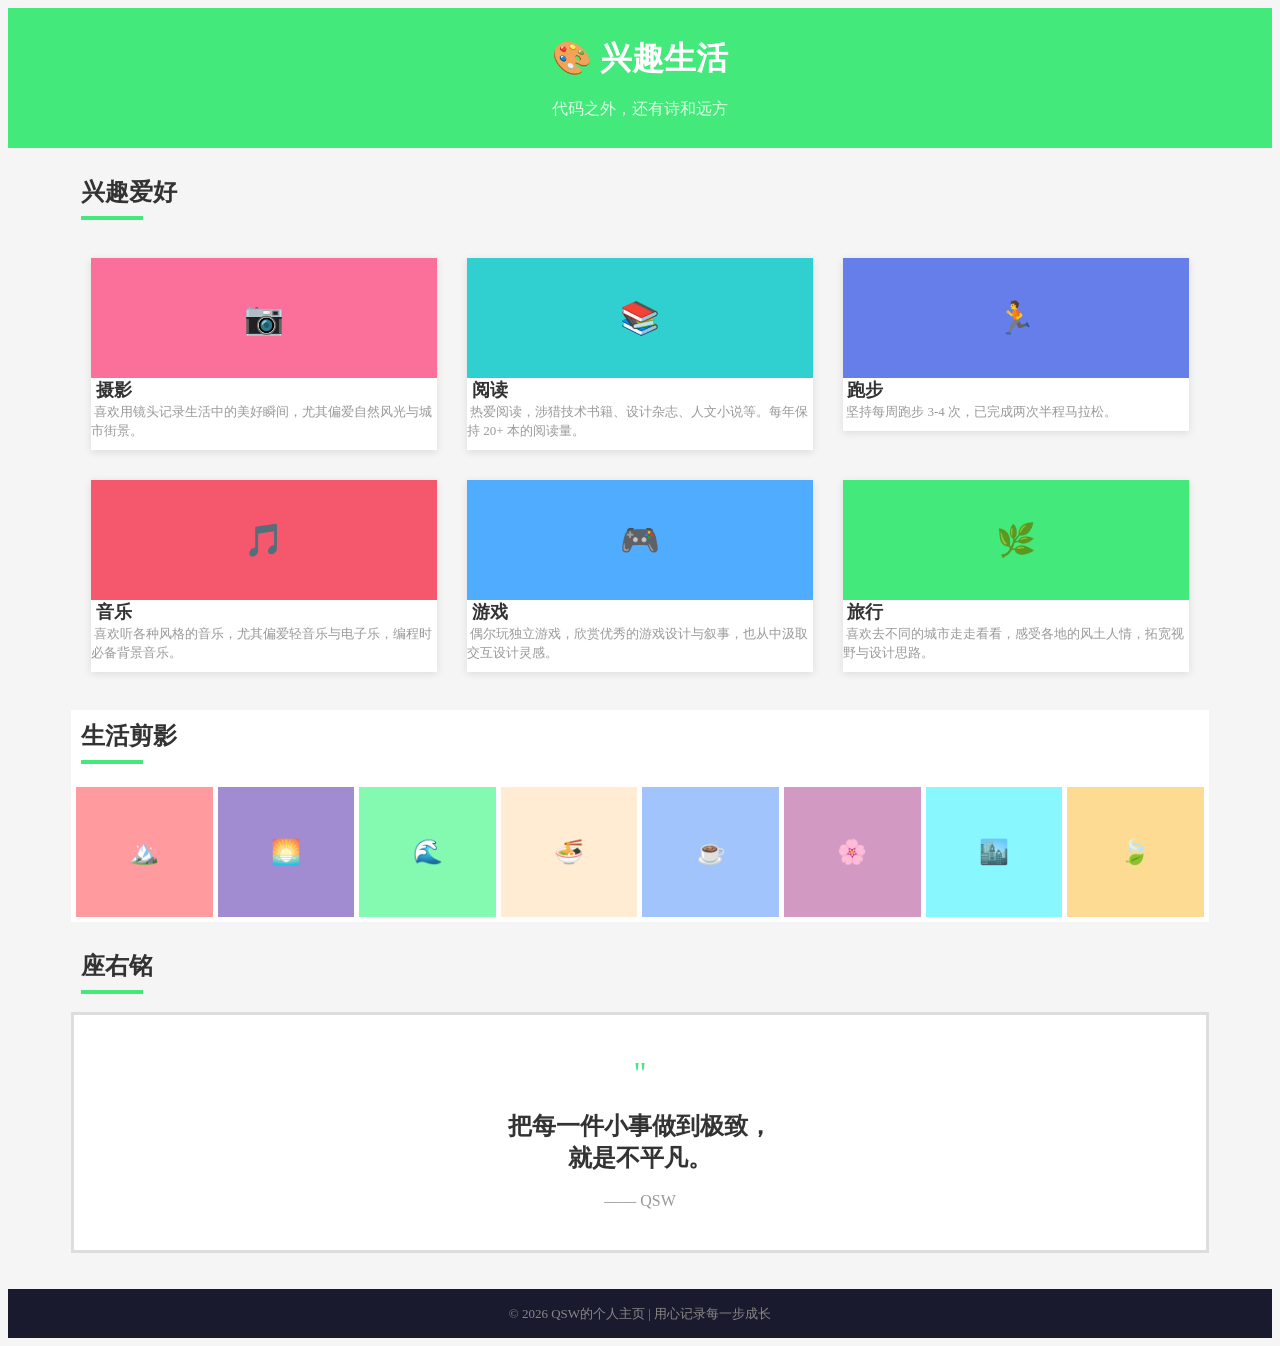
<file: hobbies.html>
<!DOCTYPE html>
<html>
<head>
<meta charset="utf-8">
<title>兴趣生活 - QSW的个人主页</title>
</head>
<body bgcolor="#f5f5f5" text="#333333" link="#667eea" vlink="#667eea" alink="#fb7299">

<!-- 页面横幅 -->
<table width="100%" border="0" cellpadding="0" cellspacing="0">
    <tr>
        <td align="center" valign="middle" height="140" bgcolor="#43e97b">
            <font size="6" color="#ffffff"><b>🎨 兴趣生活</b></font>
            <br><br>
            <font size="3" color="#e0ffe8">代码之外，还有诗和远方</font>
        </td>
    </tr>
</table>

<br>

<!-- 兴趣爱好 -->
<table width="90%" border="0" cellpadding="10" cellspacing="0" align="center">
    <tr>
        <td>
            <font size="5" color="#333333"><b>兴趣爱好</b></font>
            <hr width="60" size="4" color="#43e97b" align="left">
        </td>
    </tr>
</table>

<table width="90%" border="0" cellpadding="10" cellspacing="10" align="center">
    <tr>
        <td width="33%" valign="top">
            <table width="100%" border="0" cellpadding="0" cellspacing="0" bgcolor="#ffffff" style="box-shadow:0 2px 8px rgba(0,0,0,0.1);">
                <tr><td align="center" valign="middle" height="120" bgcolor="#fa709a"><font size="6" color="#ffffff">📷</font></td></tr>
                <tr><td cellpadding="10"><font size="4" color="#333333"><b>&nbsp;摄影</b></font></td></tr>
                <tr><td><font size="2" color="#999999">&nbsp;喜欢用镜头记录生活中的美好瞬间，尤其偏爱自然风光与城市街景。</font></td></tr>
                <tr><td height="10"></td></tr>
            </table>
        </td>
        <td width="33%" valign="top">
            <table width="100%" border="0" cellpadding="0" cellspacing="0" bgcolor="#ffffff" style="box-shadow:0 2px 8px rgba(0,0,0,0.1);">
                <tr><td align="center" valign="middle" height="120" bgcolor="#30cfd0"><font size="6" color="#ffffff">📚</font></td></tr>
                <tr><td><font size="4" color="#333333"><b>&nbsp;阅读</b></font></td></tr>
                <tr><td><font size="2" color="#999999">&nbsp;热爱阅读，涉猎技术书籍、设计杂志、人文小说等。每年保持 20+ 本的阅读量。</font></td></tr>
                <tr><td height="10"></td></tr>
            </table>
        </td>
        <td width="33%" valign="top">
            <table width="100%" border="0" cellpadding="0" cellspacing="0" bgcolor="#ffffff" style="box-shadow:0 2px 8px rgba(0,0,0,0.1);">
                <tr><td align="center" valign="middle" height="120" bgcolor="#667eea"><font size="6" color="#ffffff">🏃</font></td></tr>
                <tr><td><font size="4" color="#333333"><b>&nbsp;跑步</b></font></td></tr>
                <tr><td><font size="2" color="#999999">&nbsp;坚持每周跑步 3-4 次，已完成两次半程马拉松。</font></td></tr>
                <tr><td height="10"></td></tr>
            </table>
        </td>
    </tr>
    <tr>
        <td width="33%" valign="top">
            <table width="100%" border="0" cellpadding="0" cellspacing="0" bgcolor="#ffffff" style="box-shadow:0 2px 8px rgba(0,0,0,0.1);">
                <tr><td align="center" valign="middle" height="120" bgcolor="#f5576c"><font size="6" color="#ffffff">🎵</font></td></tr>
                <tr><td><font size="4" color="#333333"><b>&nbsp;音乐</b></font></td></tr>
                <tr><td><font size="2" color="#999999">&nbsp;喜欢听各种风格的音乐，尤其偏爱轻音乐与电子乐，编程时必备背景音乐。</font></td></tr>
                <tr><td height="10"></td></tr>
            </table>
        </td>
        <td width="33%" valign="top">
            <table width="100%" border="0" cellpadding="0" cellspacing="0" bgcolor="#ffffff" style="box-shadow:0 2px 8px rgba(0,0,0,0.1);">
                <tr><td align="center" valign="middle" height="120" bgcolor="#4facfe"><font size="6" color="#ffffff">🎮</font></td></tr>
                <tr><td><font size="4" color="#333333"><b>&nbsp;游戏</b></font></td></tr>
                <tr><td><font size="2" color="#999999">&nbsp;偶尔玩独立游戏，欣赏优秀的游戏设计与叙事，也从中汲取交互设计灵感。</font></td></tr>
                <tr><td height="10"></td></tr>
            </table>
        </td>
        <td width="33%" valign="top">
            <table width="100%" border="0" cellpadding="0" cellspacing="0" bgcolor="#ffffff" style="box-shadow:0 2px 8px rgba(0,0,0,0.1);">
                <tr><td align="center" valign="middle" height="120" bgcolor="#43e97b"><font size="6" color="#ffffff">🌿</font></td></tr>
                <tr><td><font size="4" color="#333333"><b>&nbsp;旅行</b></font></td></tr>
                <tr><td><font size="2" color="#999999">&nbsp;喜欢去不同的城市走走看看，感受各地的风土人情，拓宽视野与设计思路。</font></td></tr>
                <tr><td height="10"></td></tr>
            </table>
        </td>
    </tr>
</table>

<br>

<!-- 生活剪影 -->
<table width="90%" border="0" cellpadding="10" cellspacing="0" align="center" bgcolor="#ffffff">
    <tr>
        <td>
            <font size="5" color="#333333"><b>生活剪影</b></font>
            <hr width="60" size="4" color="#43e97b" align="left">
        </td>
    </tr>
</table>
<table width="90%" border="0" cellpadding="5" cellspacing="5" align="center" bgcolor="#ffffff">
    <tr>
        <td width="12.5%" align="center" valign="middle" height="120" bgcolor="#ff9a9e"><font size="5" color="#ffffff">🏔️</font></td>
        <td width="12.5%" align="center" valign="middle" height="120" bgcolor="#a18cd1"><font size="5" color="#ffffff">🌅</font></td>
        <td width="12.5%" align="center" valign="middle" height="120" bgcolor="#84fab0"><font size="5" color="#ffffff">🌊</font></td>
        <td width="12.5%" align="center" valign="middle" height="120" bgcolor="#ffecd2"><font size="5" color="#ffffff">🍜</font></td>
        <td width="12.5%" align="center" valign="middle" height="120" bgcolor="#a1c4fd"><font size="5" color="#ffffff">☕</font></td>
        <td width="12.5%" align="center" valign="middle" height="120" bgcolor="#d299c2"><font size="5" color="#ffffff">🌸</font></td>
        <td width="12.5%" align="center" valign="middle" height="120" bgcolor="#89f7fe"><font size="5" color="#ffffff">🏙️</font></td>
        <td width="12.5%" align="center" valign="middle" height="120" bgcolor="#fddb92"><font size="5" color="#ffffff">🍃</font></td>
    </tr>
</table>

<br>

<!-- 座右铭 -->
<table width="90%" border="0" cellpadding="10" cellspacing="0" align="center">
    <tr>
        <td>
            <font size="5" color="#333333"><b>座右铭</b></font>
            <hr width="60" size="4" color="#43e97b" align="left">
        </td>
    </tr>
</table>
<table width="90%" border="2" cellpadding="40" cellspacing="0" align="center" bordercolor="#dddddd" bgcolor="#ffffff">
    <tr>
        <td align="center">
            <font size="6" color="#43e97b">"</font><br><br>
            <font size="5" color="#333333"><b>把每一件小事做到极致，<br>就是不平凡。</b></font><br><br>
            <font size="3" color="#999999">—— QSW</font>
        </td>
    </tr>
</table>

<br><br>

<!-- 页脚 -->
<table width="100%" border="0" cellpadding="15" cellspacing="0" bgcolor="#1a1a2e">
    <tr><td align="center"><font size="2" color="#888888">© 2026 QSW的个人主页 | 用心记录每一步成长</font></td></tr>
</table>

</body>
</html>
</file>
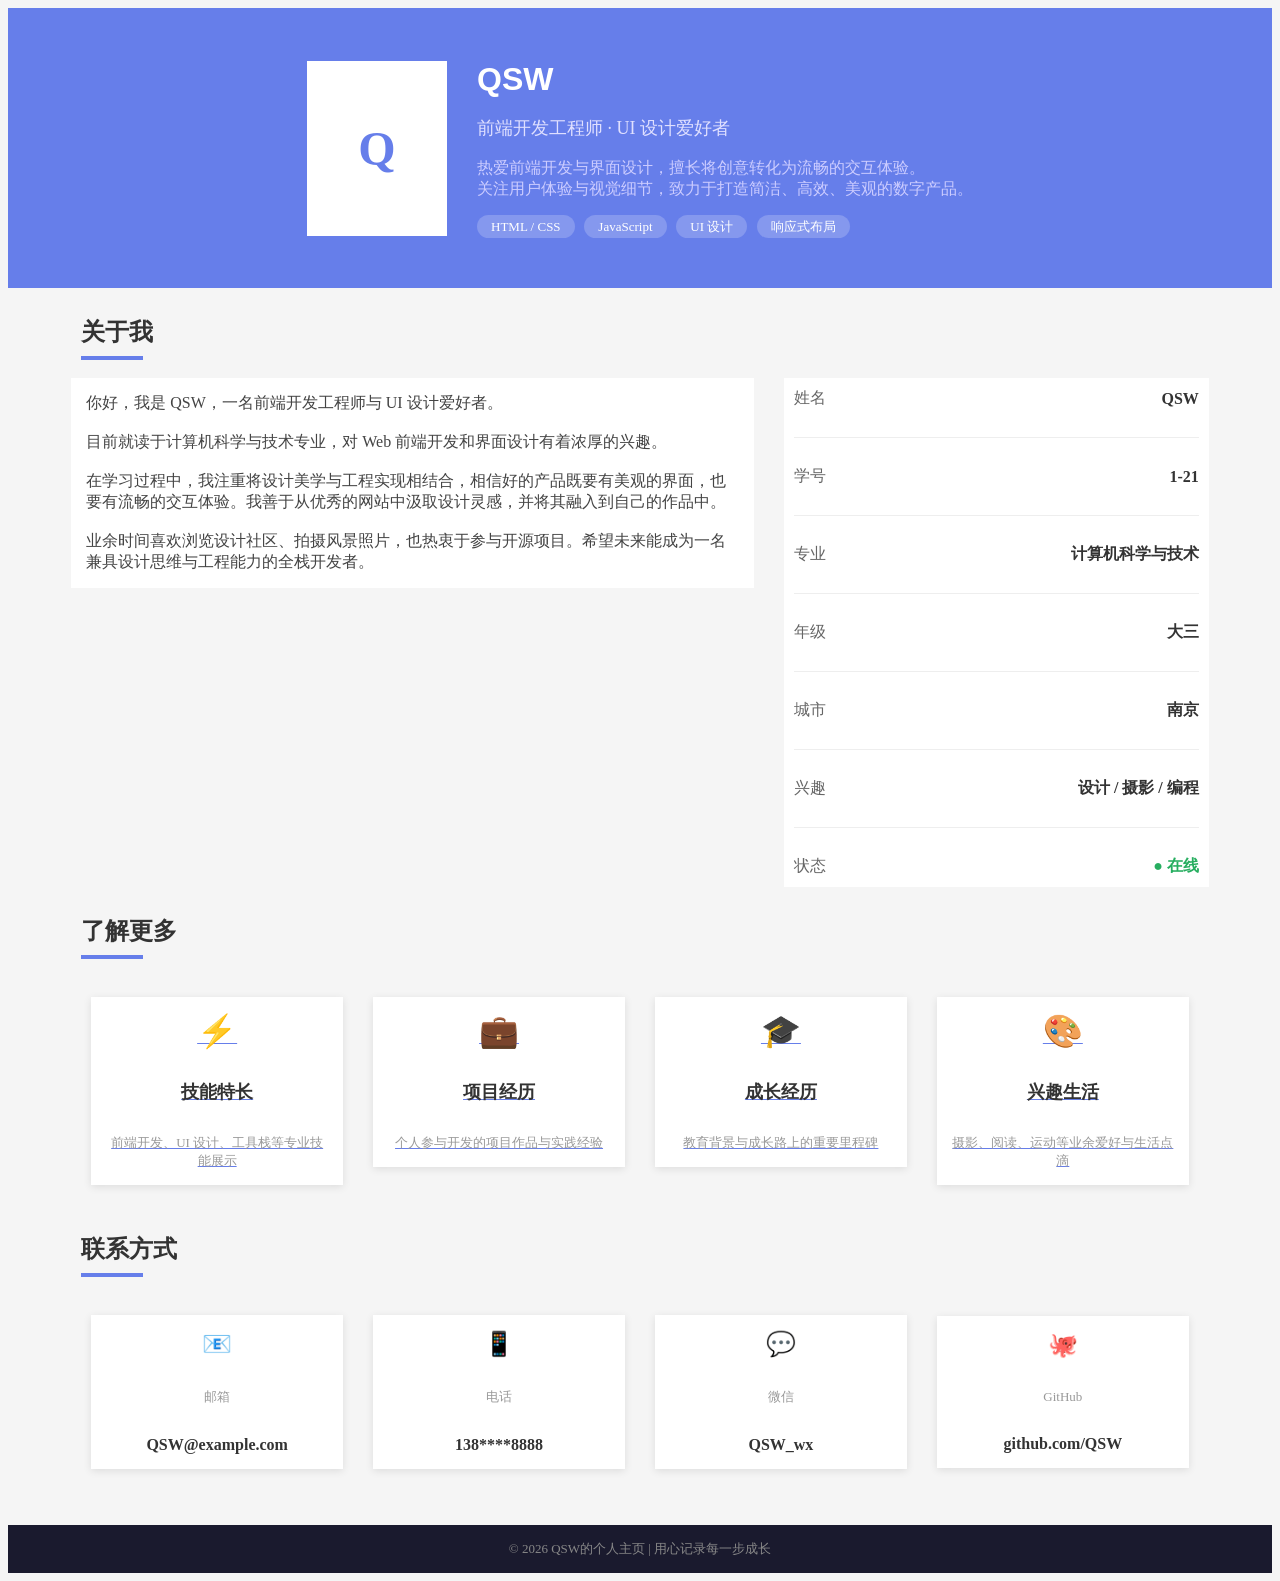
<file: home.html>
﻿<html>
<head>
<meta charset="utf-8">
<title>首页 - QSW的个人主页</title>
</head>
<body bgcolor="#f5f5f5" text="#333333" link="#667eea" vlink="#667eea" alink="#fb7299">

<!-- 顶部横幅 -->
<table width="100%" border="0" cellpadding="0" cellspacing="0" background="">
    <tr>
        <td align="center" valign="middle" height="280" bgcolor="#667eea">
            <table border="0" cellpadding="0" cellspacing="0">
                <tr>
                    <td width="140" height="140" align="center" valign="middle" bgcolor="#ffffff">
                        <div style="width:140px;height:140px;border-radius:50%;background:#ffffff;display:flex;align-items:center;justify-content:center;">
                            <font size="7" color="#667eea"><b>Q</b></font>
                        </div>
                    </td>
                    <td width="30"></td>
                    <td valign="middle">
                        <font size="6" color="#ffffff" face="Arial"><b>QSW</b></font>
                        <br><br>
                        <font size="4" color="#e0e0ff">前端开发工程师 · UI 设计爱好者</font>
                        <br><br>
                        <font size="3" color="#ccccff">热爱前端开发与界面设计，擅长将创意转化为流畅的交互体验。<br>关注用户体验与视觉细节，致力于打造简洁、高效、美观的数字产品。</font>
                        <br><br>
                        <font size="2" color="#ffffff">
                            <span style="background:rgba(255,255,255,0.2);padding:4px 14px;border-radius:16px;">HTML / CSS</span>
                            &nbsp;
                            <span style="background:rgba(255,255,255,0.2);padding:4px 14px;border-radius:16px;">JavaScript</span>
                            &nbsp;
                            <span style="background:rgba(255,255,255,0.2);padding:4px 14px;border-radius:16px;">UI 设计</span>
                            &nbsp;
                            <span style="background:rgba(255,255,255,0.2);padding:4px 14px;border-radius:16px;">响应式布局</span>
                        </font>
                    </td>
                </tr>
            </table>
        </td>
    </tr>
</table>

<br>

<!-- 关于我 -->
<table width="90%" border="0" cellpadding="10" cellspacing="0" align="center">
    <tr>
        <td>
            <font size="5" color="#333333"><b>关于我</b></font>
            <hr width="60" size="4" color="#667eea" align="left">
        </td>
    </tr>
</table>

<table width="90%" border="0" cellpadding="0" cellspacing="0" align="center">
    <tr>
        <td width="60%" valign="top">
            <table width="100%" border="0" cellpadding="15" cellspacing="0" bgcolor="#ffffff">
                <tr>
                    <td>
                        <font size="3" color="#444444">
                            你好，我是 QSW，一名前端开发工程师与 UI 设计爱好者。<br><br>
                            目前就读于计算机科学与技术专业，对 Web 前端开发和界面设计有着浓厚的兴趣。<br><br>
                            在学习过程中，我注重将设计美学与工程实现相结合，相信好的产品既要有美观的界面，也要有流畅的交互体验。我善于从优秀的网站中汲取设计灵感，并将其融入到自己的作品中。<br><br>
                            业余时间喜欢浏览设计社区、拍摄风景照片，也热衷于参与开源项目。希望未来能成为一名兼具设计思维与工程能力的全栈开发者。
                        </font>
                    </td>
                </tr>
            </table>
        </td>
        <td width="30"></td>
        <td valign="top">
            <table width="100%" border="0" cellpadding="10" cellspacing="0" bgcolor="#ffffff">
                <tr><td><font color="#666666">姓名</font></td><td align="right"><b>QSW</b></td></tr>
                <tr><td colspan="2"><hr size="1" color="#eeeeee"></td></tr>
                <tr><td><font color="#666666">学号</font></td><td align="right"><b>1-21</b></td></tr>
                <tr><td colspan="2"><hr size="1" color="#eeeeee"></td></tr>
                <tr><td><font color="#666666">专业</font></td><td align="right"><b>计算机科学与技术</b></td></tr>
                <tr><td colspan="2"><hr size="1" color="#eeeeee"></td></tr>
                <tr><td><font color="#666666">年级</font></td><td align="right"><b>大三</b></td></tr>
                <tr><td colspan="2"><hr size="1" color="#eeeeee"></td></tr>
                <tr><td><font color="#666666">城市</font></td><td align="right"><b>南京</b></td></tr>
                <tr><td colspan="2"><hr size="1" color="#eeeeee"></td></tr>
                <tr><td><font color="#666666">兴趣</font></td><td align="right"><b>设计 / 摄影 / 编程</b></td></tr>
                <tr><td colspan="2"><hr size="1" color="#eeeeee"></td></tr>
                <tr><td><font color="#666666">状态</font></td><td align="right"><b><font color="#27ae60">● 在线</font></b></td></tr>
            </table>
        </td>
    </tr>
</table>

<br>

<!-- 了解更多 -->
<table width="90%" border="0" cellpadding="10" cellspacing="0" align="center">
    <tr>
        <td>
            <font size="5" color="#333333"><b>了解更多</b></font>
            <hr width="60" size="4" color="#667eea" align="left">
        </td>
    </tr>
</table>

<table width="90%" border="0" cellpadding="10" cellspacing="10" align="center">
    <tr>
        <td width="25%" align="center" valign="top">
            <a href="skills.html" target="main">
                <table width="100%" border="0" cellpadding="15" cellspacing="0" bgcolor="#ffffff" style="box-shadow:0 2px 8px rgba(0,0,0,0.1);">
                    <tr><td align="center"><font size="6">⚡</font></td></tr>
                    <tr><td align="center"><font size="4" color="#333333"><b>技能特长</b></font></td></tr>
                    <tr><td align="center"><font size="2" color="#999999">前端开发、UI 设计、工具栈等专业技能展示</font></td></tr>
                </table>
            </a>
        </td>
        <td width="25%" align="center" valign="top">
            <a href="projects.html" target="main">
                <table width="100%" border="0" cellpadding="15" cellspacing="0" bgcolor="#ffffff" style="box-shadow:0 2px 8px rgba(0,0,0,0.1);">
                    <tr><td align="center"><font size="6">💼</font></td></tr>
                    <tr><td align="center"><font size="4" color="#333333"><b>项目经历</b></font></td></tr>
                    <tr><td align="center"><font size="2" color="#999999">个人参与开发的项目作品与实践经验</font></td></tr>
                </table>
            </a>
        </td>
        <td width="25%" align="center" valign="top">
            <a href="journey.html" target="main">
                <table width="100%" border="0" cellpadding="15" cellspacing="0" bgcolor="#ffffff" style="box-shadow:0 2px 8px rgba(0,0,0,0.1);">
                    <tr><td align="center"><font size="6">🎓</font></td></tr>
                    <tr><td align="center"><font size="4" color="#333333"><b>成长经历</b></font></td></tr>
                    <tr><td align="center"><font size="2" color="#999999">教育背景与成长路上的重要里程碑</font></td></tr>
                </table>
            </a>
        </td>
        <td width="25%" align="center" valign="top">
            <a href="hobbies.html" target="main">
                <table width="100%" border="0" cellpadding="15" cellspacing="0" bgcolor="#ffffff" style="box-shadow:0 2px 8px rgba(0,0,0,0.1);">
                    <tr><td align="center"><font size="6">🎨</font></td></tr>
                    <tr><td align="center"><font size="4" color="#333333"><b>兴趣生活</b></font></td></tr>
                    <tr><td align="center"><font size="2" color="#999999">摄影、阅读、运动等业余爱好与生活点滴</font></td></tr>
                </table>
            </a>
        </td>
    </tr>
</table>

<br>

<!-- 联系方式 -->
<table width="90%" border="0" cellpadding="10" cellspacing="0" align="center">
    <tr>
        <td>
            <font size="5" color="#333333"><b>联系方式</b></font>
            <hr width="60" size="4" color="#667eea" align="left">
        </td>
    </tr>
</table>

<table width="90%" border="0" cellpadding="10" cellspacing="10" align="center">
    <tr>
        <td width="25%" align="center">
            <table width="100%" border="0" cellpadding="15" cellspacing="0" bgcolor="#ffffff" style="box-shadow:0 2px 8px rgba(0,0,0,0.1);">
                <tr><td align="center"><font size="5">📧</font></td></tr>
                <tr><td align="center"><font size="2" color="#999999">邮箱</font></td></tr>
                <tr><td align="center"><font size="3" color="#333333"><b>QSW@example.com</b></font></td></tr>
            </table>
        </td>
        <td width="25%" align="center">
            <table width="100%" border="0" cellpadding="15" cellspacing="0" bgcolor="#ffffff" style="box-shadow:0 2px 8px rgba(0,0,0,0.1);">
                <tr><td align="center"><font size="5">📱</font></td></tr>
                <tr><td align="center"><font size="2" color="#999999">电话</font></td></tr>
                <tr><td align="center"><font size="3" color="#333333"><b>138****8888</b></font></td></tr>
            </table>
        </td>
        <td width="25%" align="center">
            <table width="100%" border="0" cellpadding="15" cellspacing="0" bgcolor="#ffffff" style="box-shadow:0 2px 8px rgba(0,0,0,0.1);">
                <tr><td align="center"><font size="5">💬</font></td></tr>
                <tr><td align="center"><font size="2" color="#999999">微信</font></td></tr>
                <tr><td align="center"><font size="3" color="#333333"><b>QSW_wx</b></font></td></tr>
            </table>
        </td>
        <td width="25%" align="center">
            <table width="100%" border="0" cellpadding="15" cellspacing="0" bgcolor="#ffffff" style="box-shadow:0 2px 8px rgba(0,0,0,0.1);">
                <tr><td align="center"><font size="5">🐙</font></td></tr>
                <tr><td align="center"><font size="2" color="#999999">GitHub</font></td></tr>
                <tr><td align="center"><font size="3" color="#333333"><b>github.com/QSW</b></font></td></tr>
            </table>
        </td>
    </tr>
</table>

<br><br>

<!-- 页脚 -->
<table width="100%" border="0" cellpadding="15" cellspacing="0" bgcolor="#1a1a2e">
    <tr>
        <td align="center">
            <font size="2" color="#888888">© 2026 QSW的个人主页 | 用心记录每一步成长</font>
        </td>
    </tr>
</table>

</body>
</html>
</file>
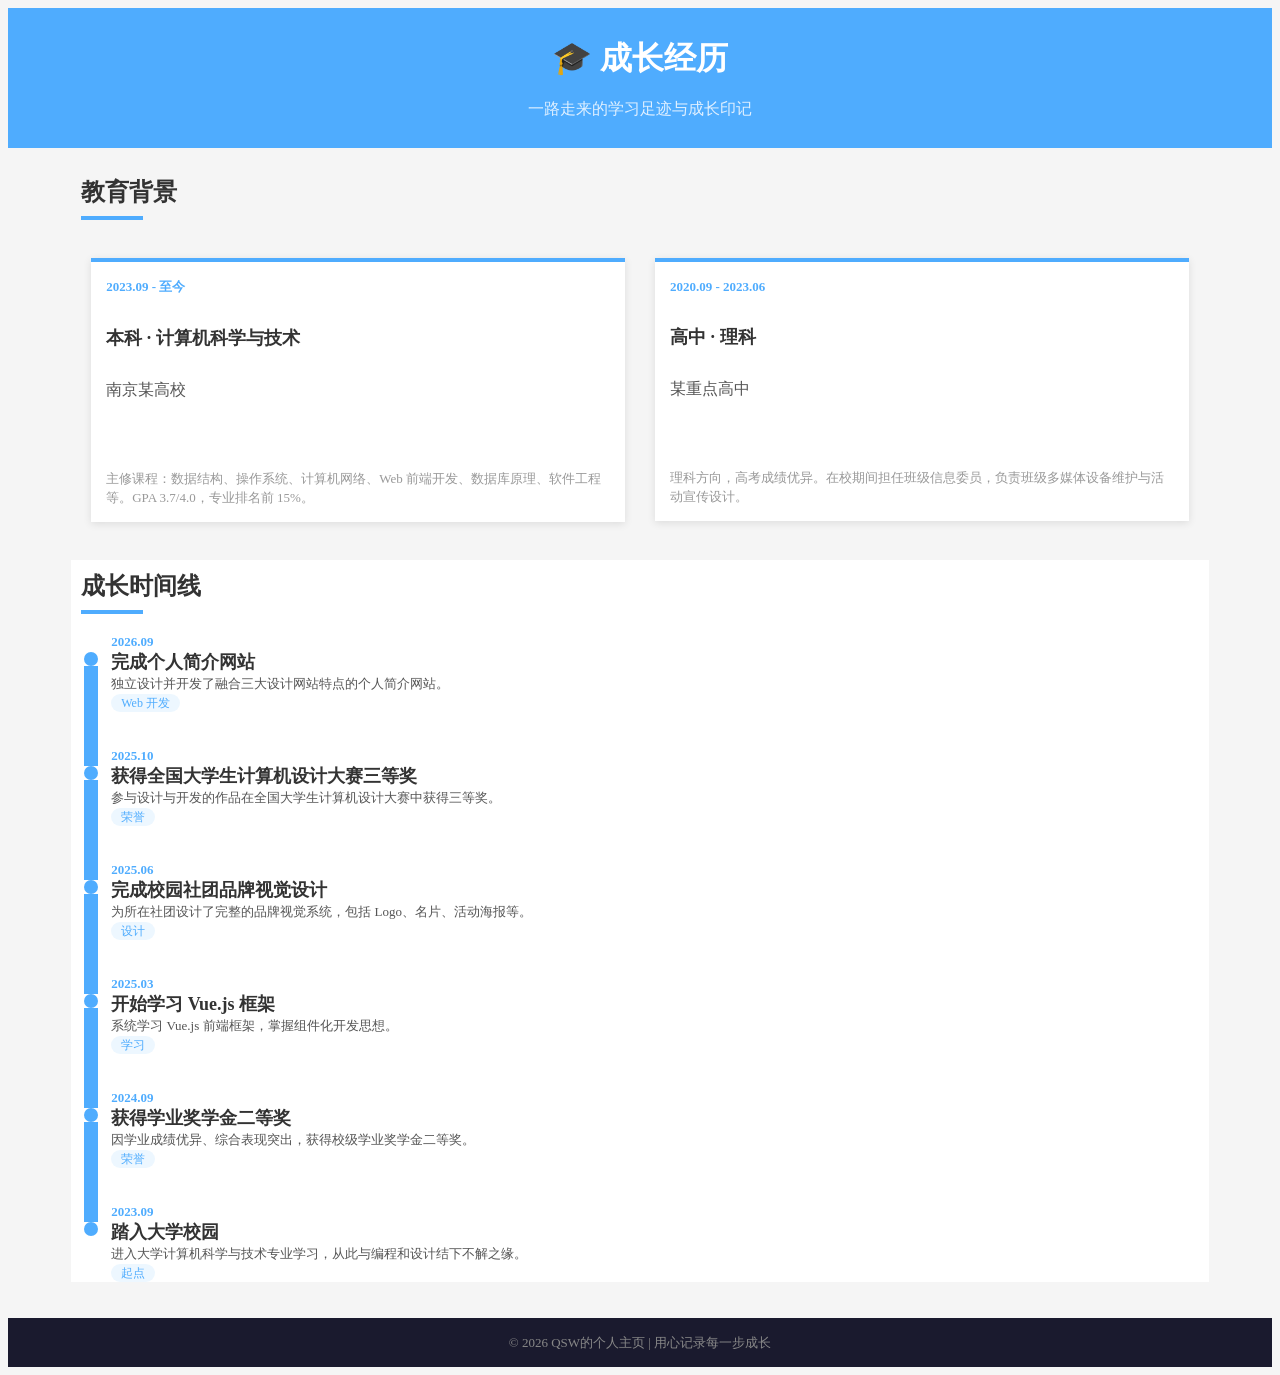
<file: journey.html>
<!DOCTYPE html>
<html>
<head>
<meta charset="utf-8">
<title>成长经历 - QSW的个人主页</title>
</head>
<body bgcolor="#f5f5f5" text="#333333" link="#667eea" vlink="#667eea" alink="#fb7299">

<!-- 页面横幅 -->
<table width="100%" border="0" cellpadding="0" cellspacing="0">
    <tr>
        <td align="center" valign="middle" height="140" bgcolor="#4facfe">
            <font size="6" color="#ffffff"><b>🎓 成长经历</b></font>
            <br><br>
            <font size="3" color="#e0f0ff">一路走来的学习足迹与成长印记</font>
        </td>
    </tr>
</table>

<br>

<!-- 教育背景 -->
<table width="90%" border="0" cellpadding="10" cellspacing="0" align="center">
    <tr>
        <td>
            <font size="5" color="#333333"><b>教育背景</b></font>
            <hr width="60" size="4" color="#4facfe" align="left">
        </td>
    </tr>
</table>

<table width="90%" border="0" cellpadding="10" cellspacing="10" align="center">
    <tr>
        <td width="50%" valign="top">
            <table width="100%" border="0" cellpadding="15" cellspacing="0" bgcolor="#ffffff" style="box-shadow:0 2px 8px rgba(0,0,0,0.1);border-top:4px solid #4facfe;">
                <tr><td><font size="2" color="#4facfe"><b>2023.09 - 至今</b></font></td></tr>
                <tr><td><font size="4" color="#333333"><b>本科 · 计算机科学与技术</b></font></td></tr>
                <tr><td><font size="3" color="#555555">南京某高校</font></td></tr>
                <tr><td height="8"></td></tr>
                <tr><td><font size="2" color="#999999">主修课程：数据结构、操作系统、计算机网络、Web 前端开发、数据库原理、软件工程等。GPA 3.7/4.0，专业排名前 15%。</font></td></tr>
            </table>
        </td>
        <td width="50%" valign="top">
            <table width="100%" border="0" cellpadding="15" cellspacing="0" bgcolor="#ffffff" style="box-shadow:0 2px 8px rgba(0,0,0,0.1);border-top:4px solid #4facfe;">
                <tr><td><font size="2" color="#4facfe"><b>2020.09 - 2023.06</b></font></td></tr>
                <tr><td><font size="4" color="#333333"><b>高中 · 理科</b></font></td></tr>
                <tr><td><font size="3" color="#555555">某重点高中</font></td></tr>
                <tr><td height="8"></td></tr>
                <tr><td><font size="2" color="#999999">理科方向，高考成绩优异。在校期间担任班级信息委员，负责班级多媒体设备维护与活动宣传设计。</font></td></tr>
            </table>
        </td>
    </tr>
</table>

<br>

<!-- 成长时间线 -->
<table width="90%" border="0" cellpadding="10" cellspacing="0" align="center" bgcolor="#ffffff">
    <tr>
        <td>
            <font size="5" color="#333333"><b>成长时间线</b></font>
            <hr width="60" size="4" color="#4facfe" align="left">
        </td>
    </tr>
</table>

<table width="90%" border="0" cellpadding="0" cellspacing="0" align="center" bgcolor="#ffffff">
    <tr>
        <td width="40" valign="top">
            <table border="0" cellpadding="0" cellspacing="0" align="center">
                <tr><td height="20"></td></tr>
                <tr><td align="center" width="14" height="14" bgcolor="#4facfe" style="border-radius:50%;"></td></tr>
                <tr><td align="center" width="2" bgcolor="#4facfe" height="80"></td></tr>
            </table>
        </td>
        <td valign="top" cellpadding="15">
            <font size="2" color="#4facfe"><b>2026.09</b></font><br>
            <font size="4" color="#333333"><b>完成个人简介网站</b></font><br>
            <font size="2" color="#555555">独立设计并开发了融合三大设计网站特点的个人简介网站。</font><br>
            <span style="background:rgba(79,172,254,0.1);color:#4facfe;padding:2px 10px;border-radius:10px;font-size:12px;">Web 开发</span>
        </td>
    </tr>
    <tr>
        <td width="40" valign="top">
            <table border="0" cellpadding="0" cellspacing="0" align="center">
                <tr><td align="center" width="2" bgcolor="#4facfe" height="20"></td></tr>
                <tr><td align="center" width="14" height="14" bgcolor="#4facfe" style="border-radius:50%;"></td></tr>
                <tr><td align="center" width="2" bgcolor="#4facfe" height="80"></td></tr>
            </table>
        </td>
        <td valign="top">
            <font size="2" color="#4facfe"><b>2025.10</b></font><br>
            <font size="4" color="#333333"><b>获得全国大学生计算机设计大赛三等奖</b></font><br>
            <font size="2" color="#555555">参与设计与开发的作品在全国大学生计算机设计大赛中获得三等奖。</font><br>
            <span style="background:rgba(79,172,254,0.1);color:#4facfe;padding:2px 10px;border-radius:10px;font-size:12px;">荣誉</span>
        </td>
    </tr>
    <tr>
        <td width="40" valign="top">
            <table border="0" cellpadding="0" cellspacing="0" align="center">
                <tr><td align="center" width="2" bgcolor="#4facfe" height="20"></td></tr>
                <tr><td align="center" width="14" height="14" bgcolor="#4facfe" style="border-radius:50%;"></td></tr>
                <tr><td align="center" width="2" bgcolor="#4facfe" height="80"></td></tr>
            </table>
        </td>
        <td valign="top">
            <font size="2" color="#4facfe"><b>2025.06</b></font><br>
            <font size="4" color="#333333"><b>完成校园社团品牌视觉设计</b></font><br>
            <font size="2" color="#555555">为所在社团设计了完整的品牌视觉系统，包括 Logo、名片、活动海报等。</font><br>
            <span style="background:rgba(79,172,254,0.1);color:#4facfe;padding:2px 10px;border-radius:10px;font-size:12px;">设计</span>
        </td>
    </tr>
    <tr>
        <td width="40" valign="top">
            <table border="0" cellpadding="0" cellspacing="0" align="center">
                <tr><td align="center" width="2" bgcolor="#4facfe" height="20"></td></tr>
                <tr><td align="center" width="14" height="14" bgcolor="#4facfe" style="border-radius:50%;"></td></tr>
                <tr><td align="center" width="2" bgcolor="#4facfe" height="80"></td></tr>
            </table>
        </td>
        <td valign="top">
            <font size="2" color="#4facfe"><b>2025.03</b></font><br>
            <font size="4" color="#333333"><b>开始学习 Vue.js 框架</b></font><br>
            <font size="2" color="#555555">系统学习 Vue.js 前端框架，掌握组件化开发思想。</font><br>
            <span style="background:rgba(79,172,254,0.1);color:#4facfe;padding:2px 10px;border-radius:10px;font-size:12px;">学习</span>
        </td>
    </tr>
    <tr>
        <td width="40" valign="top">
            <table border="0" cellpadding="0" cellspacing="0" align="center">
                <tr><td align="center" width="2" bgcolor="#4facfe" height="20"></td></tr>
                <tr><td align="center" width="14" height="14" bgcolor="#4facfe" style="border-radius:50%;"></td></tr>
                <tr><td align="center" width="2" bgcolor="#4facfe" height="80"></td></tr>
            </table>
        </td>
        <td valign="top">
            <font size="2" color="#4facfe"><b>2024.09</b></font><br>
            <font size="4" color="#333333"><b>获得学业奖学金二等奖</b></font><br>
            <font size="2" color="#555555">因学业成绩优异、综合表现突出，获得校级学业奖学金二等奖。</font><br>
            <span style="background:rgba(79,172,254,0.1);color:#4facfe;padding:2px 10px;border-radius:10px;font-size:12px;">荣誉</span>
        </td>
    </tr>
    <tr>
        <td width="40" valign="top">
            <table border="0" cellpadding="0" cellspacing="0" align="center">
                <tr><td align="center" width="2" bgcolor="#4facfe" height="20"></td></tr>
                <tr><td align="center" width="14" height="14" bgcolor="#4facfe" style="border-radius:50%;"></td></tr>
                <tr><td height="20"></td></tr>
            </table>
        </td>
        <td valign="top">
            <font size="2" color="#4facfe"><b>2023.09</b></font><br>
            <font size="4" color="#333333"><b>踏入大学校园</b></font><br>
            <font size="2" color="#555555">进入大学计算机科学与技术专业学习，从此与编程和设计结下不解之缘。</font><br>
            <span style="background:rgba(79,172,254,0.1);color:#4facfe;padding:2px 10px;border-radius:10px;font-size:12px;">起点</span>
        </td>
    </tr>
</table>

<br><br>

<!-- 页脚 -->
<table width="100%" border="0" cellpadding="15" cellspacing="0" bgcolor="#1a1a2e">
    <tr><td align="center"><font size="2" color="#888888">© 2026 QSW的个人主页 | 用心记录每一步成长</font></td></tr>
</table>

</body>
</html>
</file>
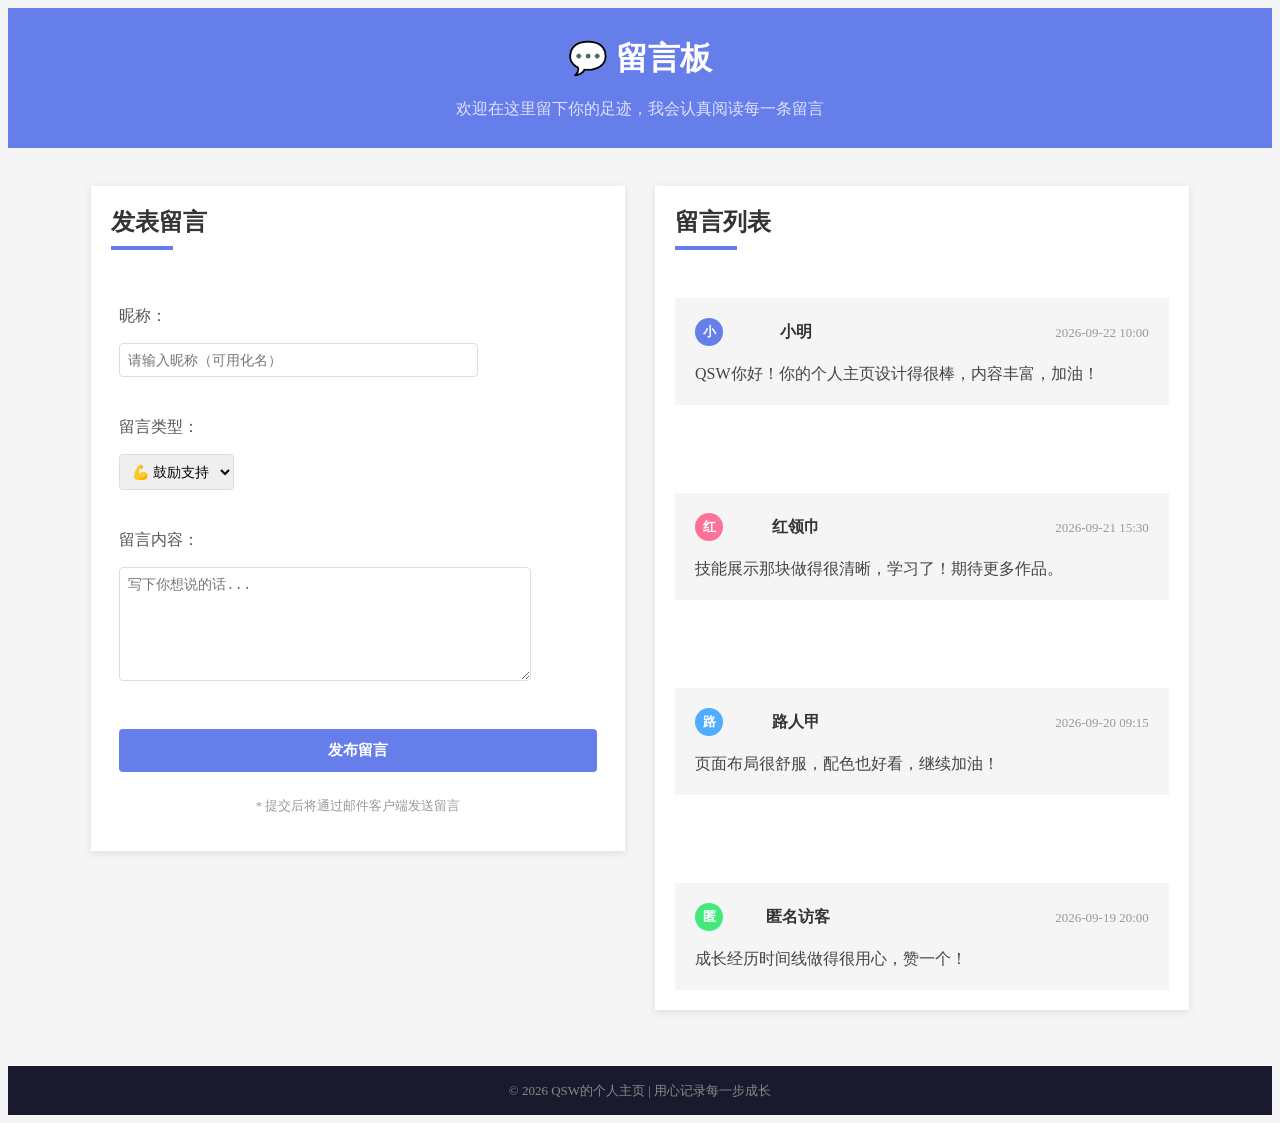
<file: message.html>
<!DOCTYPE html>
<html>
<head>
<meta charset="utf-8">
<title>留言板 - QSW的个人主页</title>
</head>
<body bgcolor="#f5f5f5" text="#333333" link="#667eea" vlink="#667eea" alink="#fb7299">

<!-- 页面横幅 -->
<table width="100%" border="0" cellpadding="0" cellspacing="0">
    <tr>
        <td align="center" valign="middle" height="140" bgcolor="#667eea">
            <font size="6" color="#ffffff"><b>💬 留言板</b></font>
            <br><br>
            <font size="3" color="#e0e0ff">欢迎在这里留下你的足迹，我会认真阅读每一条留言</font>
        </td>
    </tr>
</table>

<br>

<!-- 留言表单 + 留言列表 -->
<table width="90%" border="0" cellpadding="10" cellspacing="10" align="center">
    <tr>
        <td width="50%" valign="top">
            <table width="100%" border="0" cellpadding="20" cellspacing="0" bgcolor="#ffffff" style="box-shadow:0 2px 8px rgba(0,0,0,0.1);">
                <tr>
                    <td>
                        <font size="5" color="#333333"><b>发表留言</b></font>
                        <hr width="60" size="4" color="#667eea" align="left">
                    </td>
                </tr>
                <tr>
                    <td>
                        <form method="post" action="mailto:QSW@example.com?subject=访客留言" enctype="text/plain">
                            <table width="100%" border="0" cellpadding="8" cellspacing="0">
                                <tr>
                                    <td><font size="3" color="#555555">昵称：</font></td>
                                </tr>
                                <tr>
                                    <td><input type="text" name="昵称" size="40" maxlength="20" placeholder="请输入昵称（可用化名）" style="padding:8px;border:1px solid #ddd;border-radius:4px;font-size:14px;"></td>
                                </tr>
                                <tr><td height="8"></td></tr>
                                <tr>
                                    <td><font size="3" color="#555555">留言类型：</font></td>
                                </tr>
                                <tr>
                                    <td>
                                        <select name="留言类型" style="padding:8px;border:1px solid #ddd;border-radius:4px;font-size:14px;">
                                            <option value="鼓励支持">💪 鼓励支持</option>
                                            <option value="技术交流">🗨️ 技术交流</option>
                                            <option value="建议反馈">💡 建议反馈</option>
                                            <option value="其他">📝 其他</option>
                                        </select>
                                    </td>
                                </tr>
                                <tr><td height="8"></td></tr>
                                <tr>
                                    <td><font size="3" color="#555555">留言内容：</font></td>
                                </tr>
                                <tr>
                                    <td><textarea name="留言内容" cols="45" rows="6" placeholder="写下你想说的话..." style="padding:8px;border:1px solid #ddd;border-radius:4px;font-size:14px;"></textarea></td>
                                </tr>
                                <tr><td height="12"></td></tr>
                                <tr>
                                    <td>
                                        <input type="submit" value="发布留言" style="width:100%;padding:12px;background:#667eea;color:#fff;border:none;border-radius:4px;font-size:15px;font-weight:bold;cursor:pointer;">
                                    </td>
                                </tr>
                            </table>
                        </form>
                        <p align="center"><font size="2" color="#999999">* 提交后将通过邮件客户端发送留言</font></p>
                    </td>
                </tr>
            </table>
        </td>

        <td width="50%" valign="top">
            <table width="100%" border="0" cellpadding="20" cellspacing="0" bgcolor="#ffffff" style="box-shadow:0 2px 8px rgba(0,0,0,0.1);">
                <tr>
                    <td>
                        <font size="5" color="#333333"><b>留言列表</b></font>
                        <hr width="60" size="4" color="#667eea" align="left">
                    </td>
                </tr>
                <tr>
                    <td>
                        <table width="100%" border="0" cellpadding="12" cellspacing="8" bgcolor="#f5f5f5">
                            <tr>
                                <td>
                                    <table width="100%" border="0" cellpadding="0" cellspacing="0">
                                        <tr>
                                            <td><div style="width:28px;height:28px;border-radius:50%;background:#667eea;display:flex;align-items:center;justify-content:center;"><font size="2" color="#fff"><b>小</b></font></div></td>
                                            <td><font size="3" color="#333333"><b>&nbsp;小明</b></font></td>
                                            <td align="right"><font size="2" color="#999999">2026-09-22 10:00</font></td>
                                        </tr>
                                    </table>
                                    <br>
                                    <font size="3" color="#444444">QSW你好！你的个人主页设计得很棒，内容丰富，加油！</font>
                                </td>
                            </tr>
                        </table>
                    </td>
                </tr>
                <tr><td height="8"></td></tr>
                <tr>
                    <td>
                        <table width="100%" border="0" cellpadding="12" cellspacing="8" bgcolor="#f5f5f5">
                            <tr>
                                <td>
                                    <table width="100%" border="0" cellpadding="0" cellspacing="0">
                                        <tr>
                                            <td><div style="width:28px;height:28px;border-radius:50%;background:#fb7299;display:flex;align-items:center;justify-content:center;"><font size="2" color="#fff"><b>红</b></font></div></td>
                                            <td><font size="3" color="#333333"><b>&nbsp;红领巾</b></font></td>
                                            <td align="right"><font size="2" color="#999999">2026-09-21 15:30</font></td>
                                        </tr>
                                    </table>
                                    <br>
                                    <font size="3" color="#444444">技能展示那块做得很清晰，学习了！期待更多作品。</font>
                                </td>
                            </tr>
                        </table>
                    </td>
                </tr>
                <tr><td height="8"></td></tr>
                <tr>
                    <td>
                        <table width="100%" border="0" cellpadding="12" cellspacing="8" bgcolor="#f5f5f5">
                            <tr>
                                <td>
                                    <table width="100%" border="0" cellpadding="0" cellspacing="0">
                                        <tr>
                                            <td><div style="width:28px;height:28px;border-radius:50%;background:#4facfe;display:flex;align-items:center;justify-content:center;"><font size="2" color="#fff"><b>路</b></font></div></td>
                                            <td><font size="3" color="#333333"><b>&nbsp;路人甲</b></font></td>
                                            <td align="right"><font size="2" color="#999999">2026-09-20 09:15</font></td>
                                        </tr>
                                    </table>
                                    <br>
                                    <font size="3" color="#444444">页面布局很舒服，配色也好看，继续加油！</font>
                                </td>
                            </tr>
                        </table>
                    </td>
                </tr>
                <tr><td height="8"></td></tr>
                <tr>
                    <td>
                        <table width="100%" border="0" cellpadding="12" cellspacing="8" bgcolor="#f5f5f5">
                            <tr>
                                <td>
                                    <table width="100%" border="0" cellpadding="0" cellspacing="0">
                                        <tr>
                                            <td><div style="width:28px;height:28px;border-radius:50%;background:#43e97b;display:flex;align-items:center;justify-content:center;"><font size="2" color="#fff"><b>匿</b></font></div></td>
                                            <td><font size="3" color="#333333"><b>&nbsp;匿名访客</b></font></td>
                                            <td align="right"><font size="2" color="#999999">2026-09-19 20:00</font></td>
                                        </tr>
                                    </table>
                                    <br>
                                    <font size="3" color="#444444">成长经历时间线做得很用心，赞一个！</font>
                                </td>
                            </tr>
                        </table>
                    </td>
                </tr>
            </table>
        </td>
    </tr>
</table>

<br><br>

<!-- 页脚 -->
<table width="100%" border="0" cellpadding="15" cellspacing="0" bgcolor="#1a1a2e">
    <tr><td align="center"><font size="2" color="#888888">© 2026 QSW的个人主页 | 用心记录每一步成长</font></td></tr>
</table>

</body>
</html>
</file>
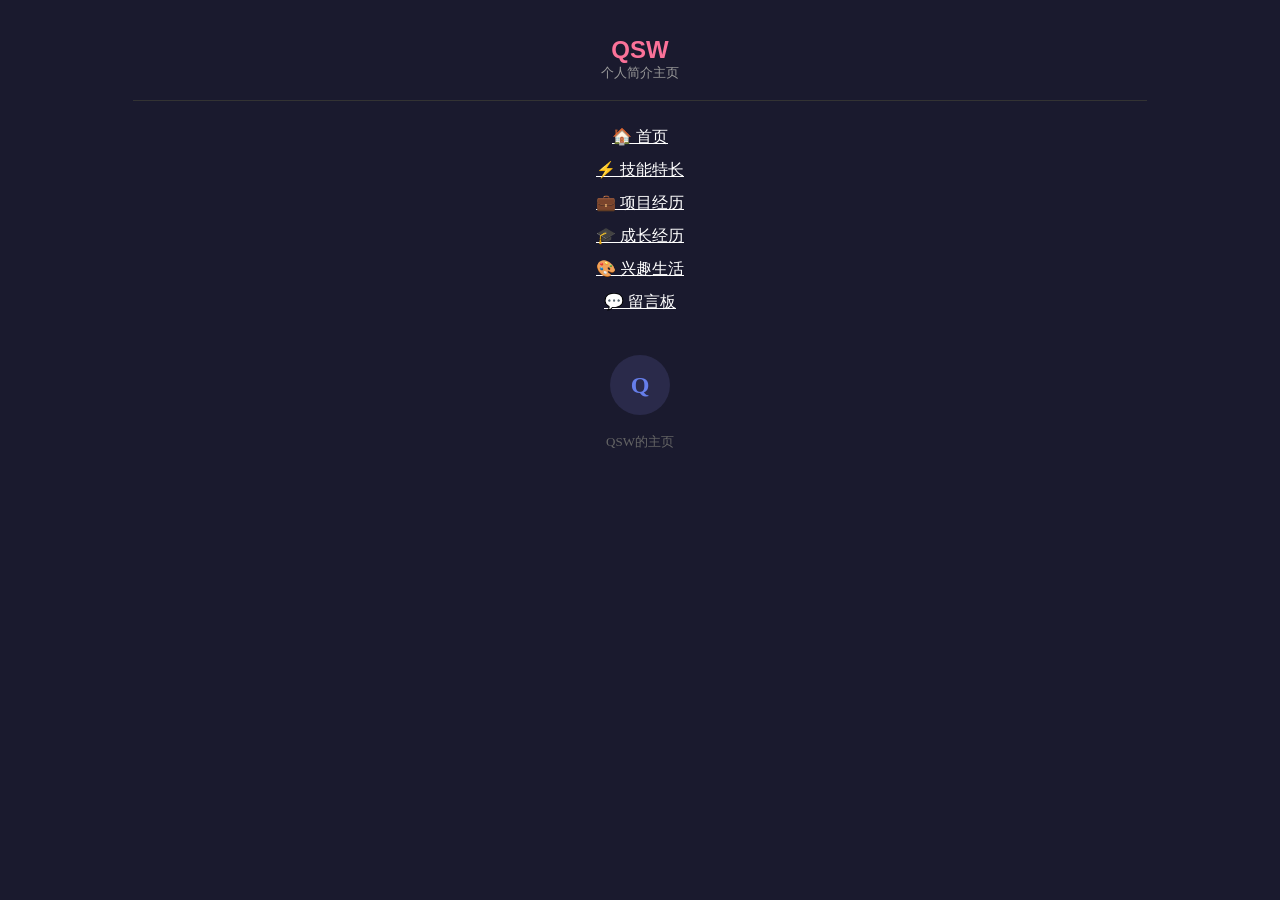
<file: nav.html>
﻿<html>
<head>
<meta charset="utf-8">
<title>导航</title>
</head>
<body bgcolor="#1a1a2e" text="#ffffff" link="#ffffff" vlink="#ffffff" alink="#fb7299">
<table width="100%" border="0" cellpadding="0" cellspacing="0">
    <tr>
        <td align="center" valign="top">
            <br>
            <table border="0" cellpadding="10" cellspacing="0">
                <tr>
                    <td align="center">
                        <font size="5" color="#fb7299" face="Arial"><b>QSW</b></font>
                        <br>
                        <font size="2" color="#999999">个人简介主页</font>
                    </td>
                </tr>
            </table>
            <hr width="80%" color="#333333" size="1">
            <br>
            <table border="0" cellpadding="0" cellspacing="0" width="100%">
                <tr>
                    <td align="center">
                        <a href="home.html" target="main"><font size="3">🏠 首页</font></a>
                    </td>
                </tr>
                <tr><td height="12"></td></tr>
                <tr>
                    <td align="center">
                        <a href="skills.html" target="main"><font size="3">⚡ 技能特长</font></a>
                    </td>
                </tr>
                <tr><td height="12"></td></tr>
                <tr>
                    <td align="center">
                        <a href="projects.html" target="main"><font size="3">💼 项目经历</font></a>
                    </td>
                </tr>
                <tr><td height="12"></td></tr>
                <tr>
                    <td align="center">
                        <a href="journey.html" target="main"><font size="3">🎓 成长经历</font></a>
                    </td>
                </tr>
                <tr><td height="12"></td></tr>
                <tr>
                    <td align="center">
                        <a href="hobbies.html" target="main"><font size="3">🎨 兴趣生活</font></a>
                    </td>
                </tr>
                <tr><td height="12"></td></tr>
                <tr>
                    <td align="center">
                        <a href="message.html" target="main"><font size="3">💬 留言板</font></a>
                    </td>
                </tr>
            </table>
            <br><br>
            <table border="0" cellpadding="6" cellspacing="0" width="90%" align="center">
                <tr>
                    <td align="center">
                        <div style="background:#2a2a4a;border-radius:50%;width:60px;height:60px;line-height:60px;text-align:center;">
                            <font size="5" color="#667eea"><b>Q</b></font>
                        </div>
                        <br>
                        <font size="2" color="#666666">QSW的主页</font>
                    </td>
                </tr>
            </table>
        </td>
    </tr>
</table>
</body>
</html>
</file>
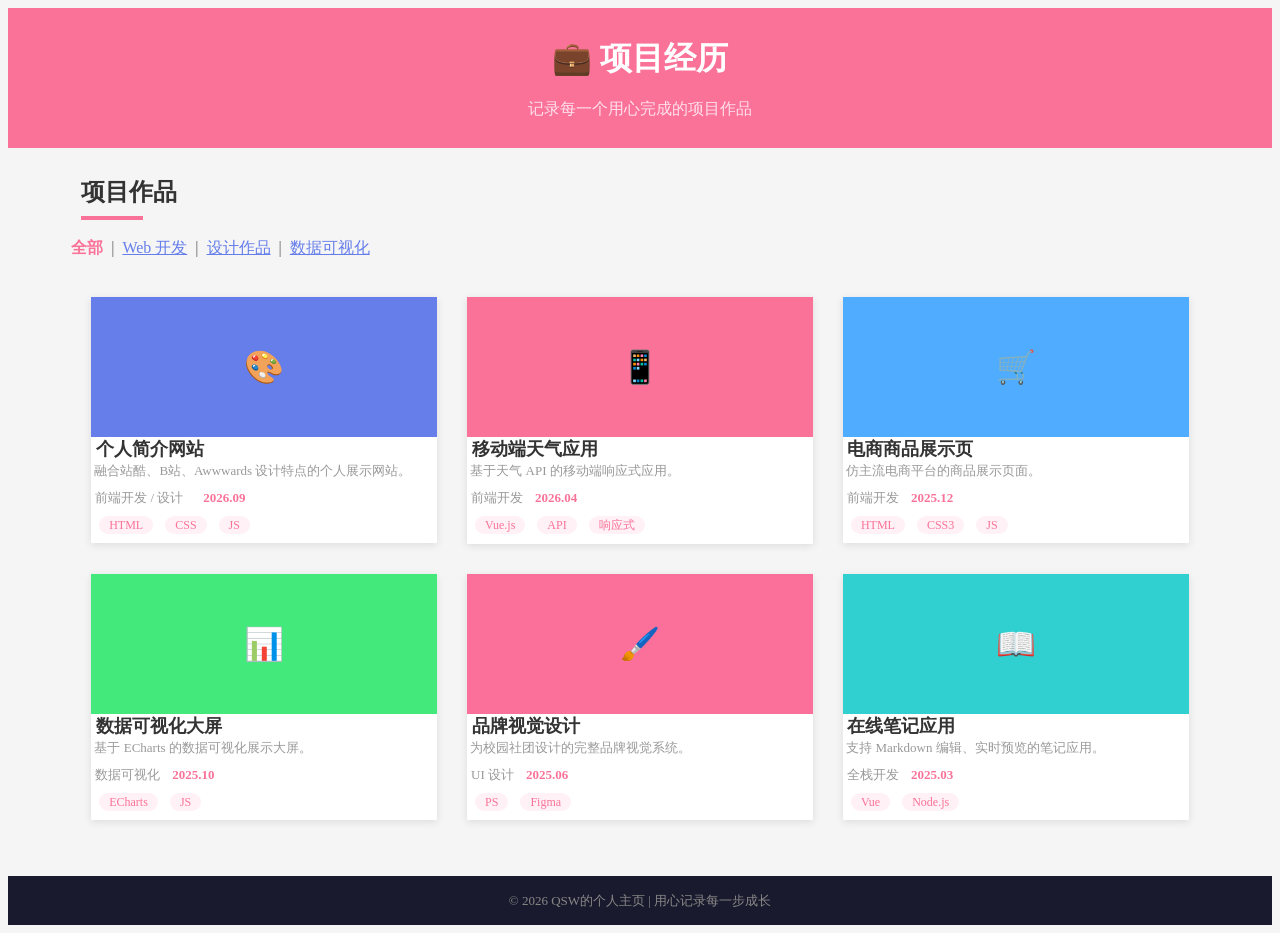
<file: projects.html>
<!DOCTYPE html>
<html>
<head>
<meta charset="utf-8">
<title>项目经历 - QSW的个人主页</title>
</head>
<body bgcolor="#f5f5f5" text="#333333" link="#667eea" vlink="#667eea" alink="#fb7299">

<!-- 页面横幅 -->
<table width="100%" border="0" cellpadding="0" cellspacing="0">
    <tr>
        <td align="center" valign="middle" height="140" bgcolor="#fb7299">
            <font size="6" color="#ffffff"><b>💼 项目经历</b></font>
            <br><br>
            <font size="3" color="#ffe0ec">记录每一个用心完成的项目作品</font>
        </td>
    </tr>
</table>

<br>

<!-- 项目作品 -->
<table width="90%" border="0" cellpadding="10" cellspacing="0" align="center">
    <tr>
        <td>
            <font size="5" color="#333333"><b>项目作品</b></font>
            <hr width="60" size="4" color="#fb7299" align="left">
        </td>
    </tr>
</table>

<!-- 分类标签 -->
<table width="90%" border="0" cellpadding="0" cellspacing="0" align="center">
    <tr>
        <td>
            <font size="3" color="#666666">
                <b><font color="#fb7299">全部</font></b> &nbsp;|&nbsp;
                <a href="projects.html#web">Web 开发</a> &nbsp;|&nbsp;
                <a href="projects.html#design">设计作品</a> &nbsp;|&nbsp;
                <a href="projects.html#data">数据可视化</a>
            </font>
        </td>
    </tr>
</table>

<br>

<a name="web"></a>
<table width="90%" border="0" cellpadding="10" cellspacing="10" align="center">
    <tr>
        <td width="33%" valign="top">
            <table width="100%" border="0" cellpadding="0" cellspacing="0" bgcolor="#ffffff" style="box-shadow:0 2px 8px rgba(0,0,0,0.1);">
                <tr>
                    <td align="center" valign="middle" height="140" bgcolor="#667eea">
                        <font size="6" color="#ffffff">🎨</font>
                    </td>
                </tr>
                <tr><td cellpadding="15"><font size="4" color="#333333"><b>&nbsp;个人简介网站</b></font></td></tr>
                <tr><td><font size="2" color="#999999">&nbsp;融合站酷、B站、Awwwards 设计特点的个人展示网站。</font></td></tr>
                <tr><td height="8"></td></tr>
                <tr>
                    <td>
                        &nbsp;<font size="2" color="#999999">前端开发 / 设计</font>
                        &nbsp;&nbsp;&nbsp;
                        <font size="2" color="#fb7299"><b>2026.09</b></font>
                    </td>
                </tr>
                <tr><td height="8"></td></tr>
                <tr>
                    <td>
                        &nbsp;
                        <span style="background:rgba(251,114,153,0.1);color:#fb7299;padding:2px 10px;border-radius:10px;font-size:12px;">HTML</span>
                        &nbsp;
                        <span style="background:rgba(251,114,153,0.1);color:#fb7299;padding:2px 10px;border-radius:10px;font-size:12px;">CSS</span>
                        &nbsp;
                        <span style="background:rgba(251,114,153,0.1);color:#fb7299;padding:2px 10px;border-radius:10px;font-size:12px;">JS</span>
                    </td>
                </tr>
                <tr><td height="10"></td></tr>
            </table>
        </td>
        <td width="33%" valign="top">
            <table width="100%" border="0" cellpadding="0" cellspacing="0" bgcolor="#ffffff" style="box-shadow:0 2px 8px rgba(0,0,0,0.1);">
                <tr>
                    <td align="center" valign="middle" height="140" bgcolor="#fb7299">
                        <font size="6" color="#ffffff">📱</font>
                    </td>
                </tr>
                <tr><td><font size="4" color="#333333"><b>&nbsp;移动端天气应用</b></font></td></tr>
                <tr><td><font size="2" color="#999999">&nbsp;基于天气 API 的移动端响应式应用。</font></td></tr>
                <tr><td height="8"></td></tr>
                <tr><td>&nbsp;<font size="2" color="#999999">前端开发</font>&nbsp;&nbsp;&nbsp;<font size="2" color="#fb7299"><b>2026.04</b></font></td></tr>
                <tr><td height="8"></td></tr>
                <tr>
                    <td>
                        &nbsp;
                        <span style="background:rgba(251,114,153,0.1);color:#fb7299;padding:2px 10px;border-radius:10px;font-size:12px;">Vue.js</span>
                        &nbsp;
                        <span style="background:rgba(251,114,153,0.1);color:#fb7299;padding:2px 10px;border-radius:10px;font-size:12px;">API</span>
                        &nbsp;
                        <span style="background:rgba(251,114,153,0.1);color:#fb7299;padding:2px 10px;border-radius:10px;font-size:12px;">响应式</span>
                    </td>
                </tr>
                <tr><td height="10"></td></tr>
            </table>
        </td>
        <td width="33%" valign="top">
            <table width="100%" border="0" cellpadding="0" cellspacing="0" bgcolor="#ffffff" style="box-shadow:0 2px 8px rgba(0,0,0,0.1);">
                <tr>
                    <td align="center" valign="middle" height="140" bgcolor="#4facfe">
                        <font size="6" color="#ffffff">🛒</font>
                    </td>
                </tr>
                <tr><td><font size="4" color="#333333"><b>&nbsp;电商商品展示页</b></font></td></tr>
                <tr><td><font size="2" color="#999999">&nbsp;仿主流电商平台的商品展示页面。</font></td></tr>
                <tr><td height="8"></td></tr>
                <tr><td>&nbsp;<font size="2" color="#999999">前端开发</font>&nbsp;&nbsp;&nbsp;<font size="2" color="#fb7299"><b>2025.12</b></font></td></tr>
                <tr><td height="8"></td></tr>
                <tr>
                    <td>
                        &nbsp;
                        <span style="background:rgba(251,114,153,0.1);color:#fb7299;padding:2px 10px;border-radius:10px;font-size:12px;">HTML</span>
                        &nbsp;
                        <span style="background:rgba(251,114,153,0.1);color:#fb7299;padding:2px 10px;border-radius:10px;font-size:12px;">CSS3</span>
                        &nbsp;
                        <span style="background:rgba(251,114,153,0.1);color:#fb7299;padding:2px 10px;border-radius:10px;font-size:12px;">JS</span>
                    </td>
                </tr>
                <tr><td height="10"></td></tr>
            </table>
        </td>
    </tr>
    <tr>
        <td width="33%" valign="top">
            <table width="100%" border="0" cellpadding="0" cellspacing="0" bgcolor="#ffffff" style="box-shadow:0 2px 8px rgba(0,0,0,0.1);">
                <tr>
                    <td align="center" valign="middle" height="140" bgcolor="#43e97b">
                        <font size="6" color="#ffffff">📊</font>
                    </td>
                </tr>
                <tr><td><font size="4" color="#333333"><b>&nbsp;数据可视化大屏</b></font></td></tr>
                <tr><td><font size="2" color="#999999">&nbsp;基于 ECharts 的数据可视化展示大屏。</font></td></tr>
                <tr><td height="8"></td></tr>
                <tr><td>&nbsp;<font size="2" color="#999999">数据可视化</font>&nbsp;&nbsp;&nbsp;<font size="2" color="#fb7299"><b>2025.10</b></font></td></tr>
                <tr><td height="8"></td></tr>
                <tr>
                    <td>
                        &nbsp;
                        <span style="background:rgba(251,114,153,0.1);color:#fb7299;padding:2px 10px;border-radius:10px;font-size:12px;">ECharts</span>
                        &nbsp;
                        <span style="background:rgba(251,114,153,0.1);color:#fb7299;padding:2px 10px;border-radius:10px;font-size:12px;">JS</span>
                    </td>
                </tr>
                <tr><td height="10"></td></tr>
            </table>
        </td>
        <td width="33%" valign="top">
            <table width="100%" border="0" cellpadding="0" cellspacing="0" bgcolor="#ffffff" style="box-shadow:0 2px 8px rgba(0,0,0,0.1);">
                <tr>
                    <td align="center" valign="middle" height="140" bgcolor="#fa709a">
                        <font size="6" color="#ffffff">🖌️</font>
                    </td>
                </tr>
                <tr><td><font size="4" color="#333333"><b>&nbsp;品牌视觉设计</b></font></td></tr>
                <tr><td><font size="2" color="#999999">&nbsp;为校园社团设计的完整品牌视觉系统。</font></td></tr>
                <tr><td height="8"></td></tr>
                <tr><td>&nbsp;<font size="2" color="#999999">UI 设计</font>&nbsp;&nbsp;&nbsp;<font size="2" color="#fb7299"><b>2025.06</b></font></td></tr>
                <tr><td height="8"></td></tr>
                <tr>
                    <td>
                        &nbsp;
                        <span style="background:rgba(251,114,153,0.1);color:#fb7299;padding:2px 10px;border-radius:10px;font-size:12px;">PS</span>
                        &nbsp;
                        <span style="background:rgba(251,114,153,0.1);color:#fb7299;padding:2px 10px;border-radius:10px;font-size:12px;">Figma</span>
                    </td>
                </tr>
                <tr><td height="10"></td></tr>
            </table>
        </td>
        <td width="33%" valign="top">
            <table width="100%" border="0" cellpadding="0" cellspacing="0" bgcolor="#ffffff" style="box-shadow:0 2px 8px rgba(0,0,0,0.1);">
                <tr>
                    <td align="center" valign="middle" height="140" bgcolor="#30cfd0">
                        <font size="6" color="#ffffff">📖</font>
                    </td>
                </tr>
                <tr><td><font size="4" color="#333333"><b>&nbsp;在线笔记应用</b></font></td></tr>
                <tr><td><font size="2" color="#999999">&nbsp;支持 Markdown 编辑、实时预览的笔记应用。</font></td></tr>
                <tr><td height="8"></td></tr>
                <tr><td>&nbsp;<font size="2" color="#999999">全栈开发</font>&nbsp;&nbsp;&nbsp;<font size="2" color="#fb7299"><b>2025.03</b></font></td></tr>
                <tr><td height="8"></td></tr>
                <tr>
                    <td>
                        &nbsp;
                        <span style="background:rgba(251,114,153,0.1);color:#fb7299;padding:2px 10px;border-radius:10px;font-size:12px;">Vue</span>
                        &nbsp;
                        <span style="background:rgba(251,114,153,0.1);color:#fb7299;padding:2px 10px;border-radius:10px;font-size:12px;">Node.js</span>
                    </td>
                </tr>
                <tr><td height="10"></td></tr>
            </table>
        </td>
    </tr>
</table>

<br><br>

<!-- 页脚 -->
<table width="100%" border="0" cellpadding="15" cellspacing="0" bgcolor="#1a1a2e">
    <tr><td align="center"><font size="2" color="#888888">© 2026 QSW的个人主页 | 用心记录每一步成长</font></td></tr>
</table>

</body>
</html>
</file>
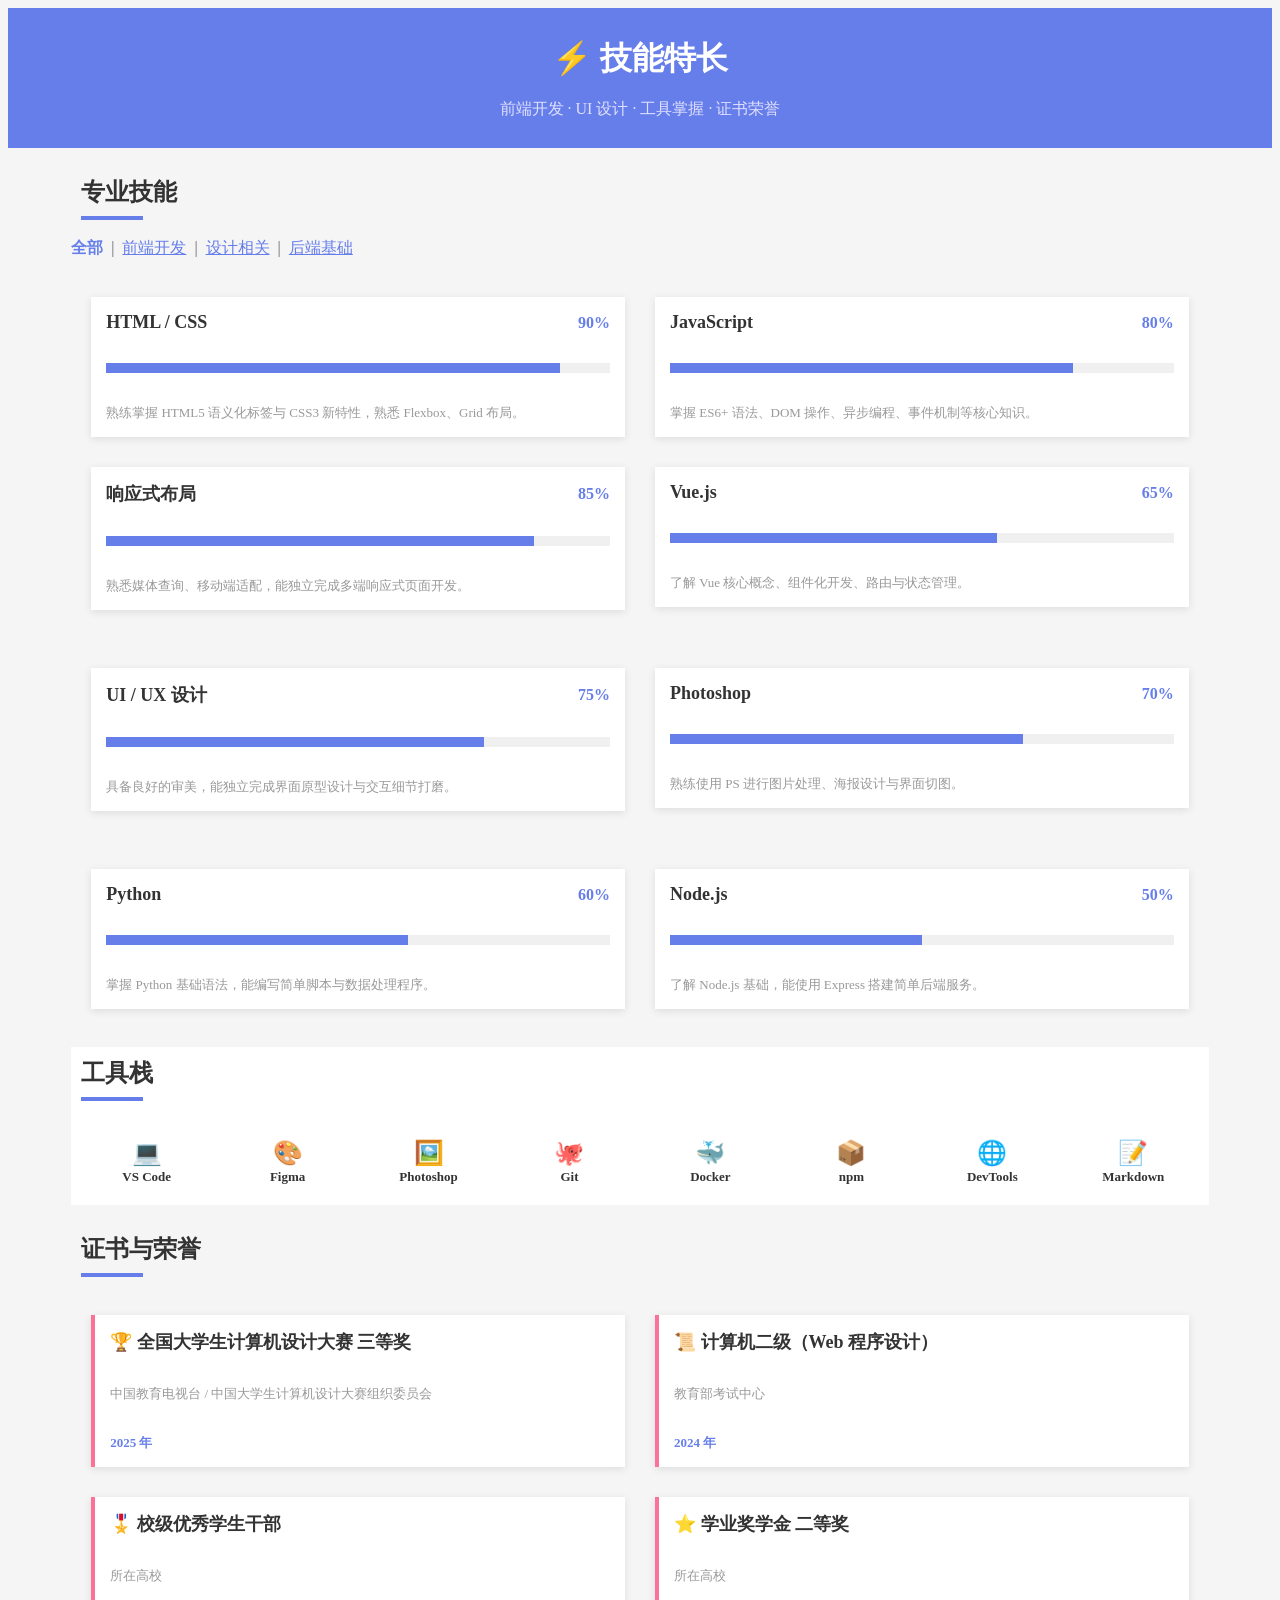
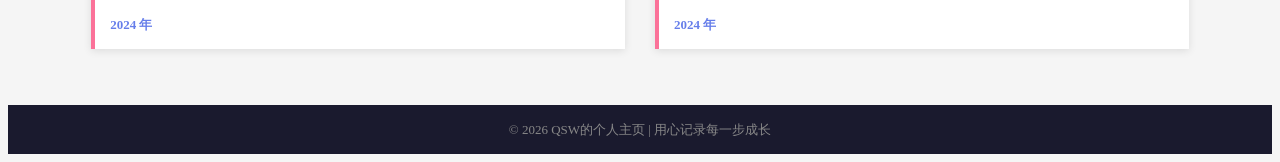
<file: skills.html>
<!DOCTYPE html>
<html>
<head>
<meta charset="utf-8">
<title>技能特长 - QSW的个人主页</title>
</head>
<body bgcolor="#f5f5f5" text="#333333" link="#667eea" vlink="#667eea" alink="#fb7299">

<!-- 页面横幅 -->
<table width="100%" border="0" cellpadding="0" cellspacing="0">
    <tr>
        <td align="center" valign="middle" height="140" bgcolor="#667eea">
            <font size="6" color="#ffffff"><b>⚡ 技能特长</b></font>
            <br><br>
            <font size="3" color="#e0e0ff">前端开发 · UI 设计 · 工具掌握 · 证书荣誉</font>
        </td>
    </tr>
</table>

<br>

<!-- 专业技能 -->
<table width="90%" border="0" cellpadding="10" cellspacing="0" align="center">
    <tr>
        <td>
            <font size="5" color="#333333"><b>专业技能</b></font>
            <hr width="60" size="4" color="#667eea" align="left">
        </td>
    </tr>
</table>

<!-- 分类标签 -->
<table width="90%" border="0" cellpadding="0" cellspacing="0" align="center">
    <tr>
        <td>
            <font size="3" color="#666666">
                <b><font color="#667eea">全部</font></b> &nbsp;|&nbsp;
                <a href="skills.html#frontend">前端开发</a> &nbsp;|&nbsp;
                <a href="skills.html#design">设计相关</a> &nbsp;|&nbsp;
                <a href="skills.html#backend">后端基础</a>
            </font>
        </td>
    </tr>
</table>

<br>

<!-- 技能卡片 - 前端开发 -->
<a name="frontend"></a>
<table width="90%" border="0" cellpadding="10" cellspacing="10" align="center">
    <tr>
        <td width="50%" valign="top">
            <table width="100%" border="0" cellpadding="15" cellspacing="0" bgcolor="#ffffff" style="box-shadow:0 2px 8px rgba(0,0,0,0.1);">
                <tr>
                    <td width="60%"><font size="4" color="#333333"><b>HTML / CSS</b></font></td>
                    <td align="right"><font size="3" color="#667eea"><b>90%</b></font></td>
                </tr>
                <tr><td colspan="2">
                    <table width="100%" border="0" cellpadding="0" cellspacing="0" bgcolor="#f0f0f0" height="10">
                        <tr>
                            <td width="90%" bgcolor="#667eea" height="10"></td>
                            <td width="10%" bgcolor="#f0f0f0" height="10"></td>
                        </tr>
                    </table>
                </td></tr>
                <tr><td colspan="2"><font size="2" color="#999999">熟练掌握 HTML5 语义化标签与 CSS3 新特性，熟悉 Flexbox、Grid 布局。</font></td></tr>
            </table>
        </td>
        <td width="50%" valign="top">
            <table width="100%" border="0" cellpadding="15" cellspacing="0" bgcolor="#ffffff" style="box-shadow:0 2px 8px rgba(0,0,0,0.1);">
                <tr>
                    <td width="60%"><font size="4" color="#333333"><b>JavaScript</b></font></td>
                    <td align="right"><font size="3" color="#667eea"><b>80%</b></font></td>
                </tr>
                <tr><td colspan="2">
                    <table width="100%" border="0" cellpadding="0" cellspacing="0" bgcolor="#f0f0f0" height="10">
                        <tr>
                            <td width="80%" bgcolor="#667eea" height="10"></td>
                            <td width="20%" bgcolor="#f0f0f0" height="10"></td>
                        </tr>
                    </table>
                </td></tr>
                <tr><td colspan="2"><font size="2" color="#999999">掌握 ES6+ 语法、DOM 操作、异步编程、事件机制等核心知识。</font></td></tr>
            </table>
        </td>
    </tr>
    <tr>
        <td width="50%" valign="top">
            <table width="100%" border="0" cellpadding="15" cellspacing="0" bgcolor="#ffffff" style="box-shadow:0 2px 8px rgba(0,0,0,0.1);">
                <tr>
                    <td width="60%"><font size="4" color="#333333"><b>响应式布局</b></font></td>
                    <td align="right"><font size="3" color="#667eea"><b>85%</b></font></td>
                </tr>
                <tr><td colspan="2">
                    <table width="100%" border="0" cellpadding="0" cellspacing="0" bgcolor="#f0f0f0" height="10">
                        <tr>
                            <td width="85%" bgcolor="#667eea" height="10"></td>
                            <td width="15%" bgcolor="#f0f0f0" height="10"></td>
                        </tr>
                    </table>
                </td></tr>
                <tr><td colspan="2"><font size="2" color="#999999">熟悉媒体查询、移动端适配，能独立完成多端响应式页面开发。</font></td></tr>
            </table>
        </td>
        <td width="50%" valign="top">
            <table width="100%" border="0" cellpadding="15" cellspacing="0" bgcolor="#ffffff" style="box-shadow:0 2px 8px rgba(0,0,0,0.1);">
                <tr>
                    <td width="60%"><font size="4" color="#333333"><b>Vue.js</b></font></td>
                    <td align="right"><font size="3" color="#667eea"><b>65%</b></font></td>
                </tr>
                <tr><td colspan="2">
                    <table width="100%" border="0" cellpadding="0" cellspacing="0" bgcolor="#f0f0f0" height="10">
                        <tr>
                            <td width="65%" bgcolor="#667eea" height="10"></td>
                            <td width="35%" bgcolor="#f0f0f0" height="10"></td>
                        </tr>
                    </table>
                </td></tr>
                <tr><td colspan="2"><font size="2" color="#999999">了解 Vue 核心概念、组件化开发、路由与状态管理。</font></td></tr>
            </table>
        </td>
    </tr>
</table>

<br>

<!-- 设计相关 -->
<a name="design"></a>
<table width="90%" border="0" cellpadding="10" cellspacing="10" align="center">
    <tr>
        <td width="50%" valign="top">
            <table width="100%" border="0" cellpadding="15" cellspacing="0" bgcolor="#ffffff" style="box-shadow:0 2px 8px rgba(0,0,0,0.1);">
                <tr>
                    <td width="60%"><font size="4" color="#333333"><b>UI / UX 设计</b></font></td>
                    <td align="right"><font size="3" color="#667eea"><b>75%</b></font></td>
                </tr>
                <tr><td colspan="2">
                    <table width="100%" border="0" cellpadding="0" cellspacing="0" bgcolor="#f0f0f0" height="10">
                        <tr>
                            <td width="75%" bgcolor="#667eea" height="10"></td>
                            <td width="25%" bgcolor="#f0f0f0" height="10"></td>
                        </tr>
                    </table>
                </td></tr>
                <tr><td colspan="2"><font size="2" color="#999999">具备良好的审美，能独立完成界面原型设计与交互细节打磨。</font></td></tr>
            </table>
        </td>
        <td width="50%" valign="top">
            <table width="100%" border="0" cellpadding="15" cellspacing="0" bgcolor="#ffffff" style="box-shadow:0 2px 8px rgba(0,0,0,0.1);">
                <tr>
                    <td width="60%"><font size="4" color="#333333"><b>Photoshop</b></font></td>
                    <td align="right"><font size="3" color="#667eea"><b>70%</b></font></td>
                </tr>
                <tr><td colspan="2">
                    <table width="100%" border="0" cellpadding="0" cellspacing="0" bgcolor="#f0f0f0" height="10">
                        <tr>
                            <td width="70%" bgcolor="#667eea" height="10"></td>
                            <td width="30%" bgcolor="#f0f0f0" height="10"></td>
                        </tr>
                    </table>
                </td></tr>
                <tr><td colspan="2"><font size="2" color="#999999">熟练使用 PS 进行图片处理、海报设计与界面切图。</font></td></tr>
            </table>
        </td>
    </tr>
</table>

<br>

<!-- 后端基础 -->
<a name="backend"></a>
<table width="90%" border="0" cellpadding="10" cellspacing="10" align="center">
    <tr>
        <td width="50%" valign="top">
            <table width="100%" border="0" cellpadding="15" cellspacing="0" bgcolor="#ffffff" style="box-shadow:0 2px 8px rgba(0,0,0,0.1);">
                <tr>
                    <td width="60%"><font size="4" color="#333333"><b>Python</b></font></td>
                    <td align="right"><font size="3" color="#667eea"><b>60%</b></font></td>
                </tr>
                <tr><td colspan="2">
                    <table width="100%" border="0" cellpadding="0" cellspacing="0" bgcolor="#f0f0f0" height="10">
                        <tr>
                            <td width="60%" bgcolor="#667eea" height="10"></td>
                            <td width="40%" bgcolor="#f0f0f0" height="10"></td>
                        </tr>
                    </table>
                </td></tr>
                <tr><td colspan="2"><font size="2" color="#999999">掌握 Python 基础语法，能编写简单脚本与数据处理程序。</font></td></tr>
            </table>
        </td>
        <td width="50%" valign="top">
            <table width="100%" border="0" cellpadding="15" cellspacing="0" bgcolor="#ffffff" style="box-shadow:0 2px 8px rgba(0,0,0,0.1);">
                <tr>
                    <td width="60%"><font size="4" color="#333333"><b>Node.js</b></font></td>
                    <td align="right"><font size="3" color="#667eea"><b>50%</b></font></td>
                </tr>
                <tr><td colspan="2">
                    <table width="100%" border="0" cellpadding="0" cellspacing="0" bgcolor="#f0f0f0" height="10">
                        <tr>
                            <td width="50%" bgcolor="#667eea" height="10"></td>
                            <td width="50%" bgcolor="#f0f0f0" height="10"></td>
                        </tr>
                    </table>
                </td></tr>
                <tr><td colspan="2"><font size="2" color="#999999">了解 Node.js 基础，能使用 Express 搭建简单后端服务。</font></td></tr>
            </table>
        </td>
    </tr>
</table>

<br>

<!-- 工具栈 -->
<table width="90%" border="0" cellpadding="10" cellspacing="0" align="center" bgcolor="#ffffff">
    <tr>
        <td>
            <font size="5" color="#333333"><b>工具栈</b></font>
            <hr width="60" size="4" color="#667eea" align="left">
        </td>
    </tr>
</table>
<table width="90%" border="0" cellpadding="10" cellspacing="10" align="center" bgcolor="#ffffff">
    <tr>
        <td width="12.5%" align="center"><font size="5">💻</font><br><font size="2" color="#333333"><b>VS Code</b></font></td>
        <td width="12.5%" align="center"><font size="5">🎨</font><br><font size="2" color="#333333"><b>Figma</b></font></td>
        <td width="12.5%" align="center"><font size="5">🖼️</font><br><font size="2" color="#333333"><b>Photoshop</b></font></td>
        <td width="12.5%" align="center"><font size="5">🐙</font><br><font size="2" color="#333333"><b>Git</b></font></td>
        <td width="12.5%" align="center"><font size="5">🐳</font><br><font size="2" color="#333333"><b>Docker</b></font></td>
        <td width="12.5%" align="center"><font size="5">📦</font><br><font size="2" color="#333333"><b>npm</b></font></td>
        <td width="12.5%" align="center"><font size="5">🌐</font><br><font size="2" color="#333333"><b>DevTools</b></font></td>
        <td width="12.5%" align="center"><font size="5">📝</font><br><font size="2" color="#333333"><b>Markdown</b></font></td>
    </tr>
</table>

<br>

<!-- 证书荣誉 -->
<table width="90%" border="0" cellpadding="10" cellspacing="0" align="center">
    <tr>
        <td>
            <font size="5" color="#333333"><b>证书与荣誉</b></font>
            <hr width="60" size="4" color="#667eea" align="left">
        </td>
    </tr>
</table>
<table width="90%" border="0" cellpadding="10" cellspacing="10" align="center">
    <tr>
        <td width="50%" valign="top">
            <table width="100%" border="0" cellpadding="15" cellspacing="0" bgcolor="#ffffff" style="box-shadow:0 2px 8px rgba(0,0,0,0.1);border-left:4px solid #fb7299;">
                <tr><td><font size="4" color="#333333"><b>🏆 全国大学生计算机设计大赛 三等奖</b></font></td></tr>
                <tr><td><font size="2" color="#999999">中国教育电视台 / 中国大学生计算机设计大赛组织委员会</font></td></tr>
                <tr><td><font size="2" color="#667eea"><b>2025 年</b></font></td></tr>
            </table>
        </td>
        <td width="50%" valign="top">
            <table width="100%" border="0" cellpadding="15" cellspacing="0" bgcolor="#ffffff" style="box-shadow:0 2px 8px rgba(0,0,0,0.1);border-left:4px solid #fb7299;">
                <tr><td><font size="4" color="#333333"><b>📜 计算机二级（Web 程序设计）</b></font></td></tr>
                <tr><td><font size="2" color="#999999">教育部考试中心</font></td></tr>
                <tr><td><font size="2" color="#667eea"><b>2024 年</b></font></td></tr>
            </table>
        </td>
    </tr>
    <tr>
        <td width="50%" valign="top">
            <table width="100%" border="0" cellpadding="15" cellspacing="0" bgcolor="#ffffff" style="box-shadow:0 2px 8px rgba(0,0,0,0.1);border-left:4px solid #fb7299;">
                <tr><td><font size="4" color="#333333"><b>🎖️ 校级优秀学生干部</b></font></td></tr>
                <tr><td><font size="2" color="#999999">所在高校</font></td></tr>
                <tr><td><font size="2" color="#667eea"><b>2024 年</b></font></td></tr>
            </table>
        </td>
        <td width="50%" valign="top">
            <table width="100%" border="0" cellpadding="15" cellspacing="0" bgcolor="#ffffff" style="box-shadow:0 2px 8px rgba(0,0,0,0.1);border-left:4px solid #fb7299;">
                <tr><td><font size="4" color="#333333"><b>⭐ 学业奖学金 二等奖</b></font></td></tr>
                <tr><td><font size="2" color="#999999">所在高校</font></td></tr>
                <tr><td><font size="2" color="#667eea"><b>2024 年</b></font></td></tr>
            </table>
        </td>
    </tr>
</table>

<br><br>

<!-- 页脚 -->
<table width="100%" border="0" cellpadding="15" cellspacing="0" bgcolor="#1a1a2e">
    <tr><td align="center"><font size="2" color="#888888">© 2026 QSW的个人主页 | 用心记录每一步成长</font></td></tr>
</table>

</body>
</html>
</file>
